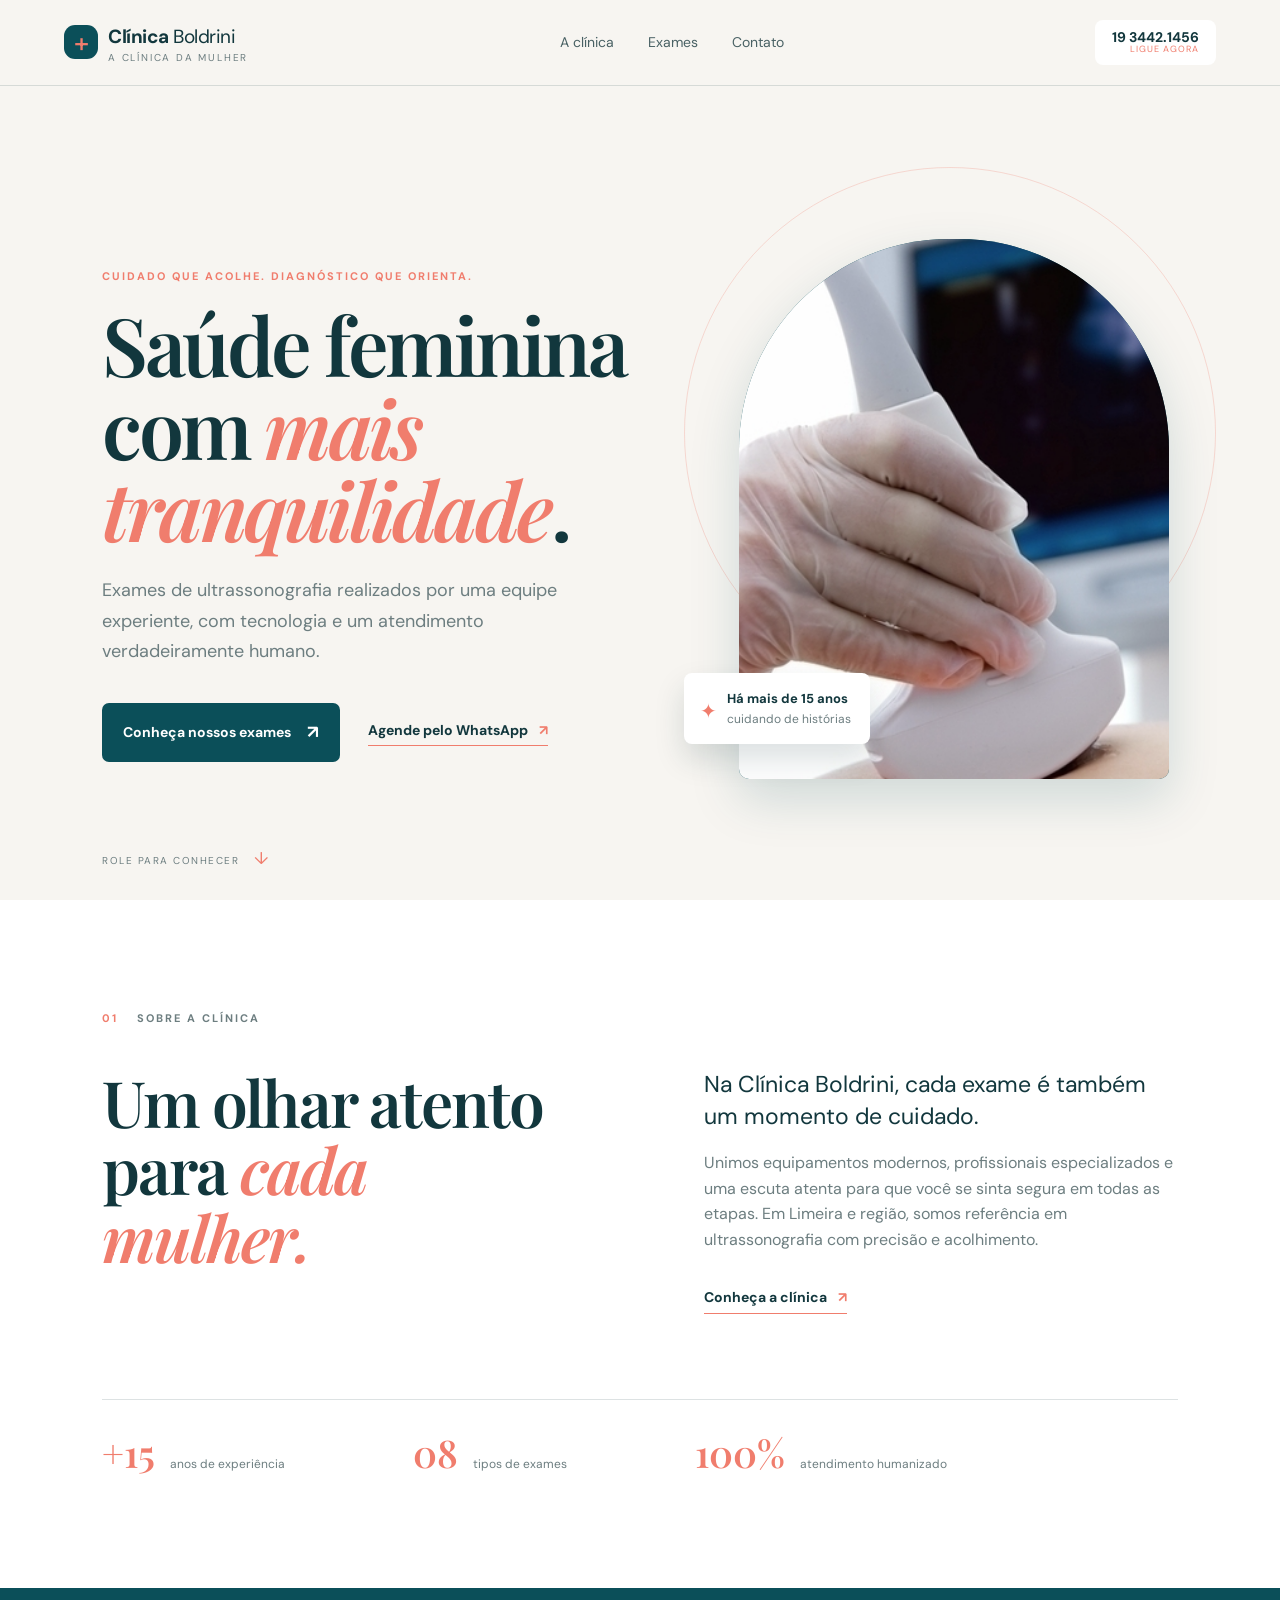
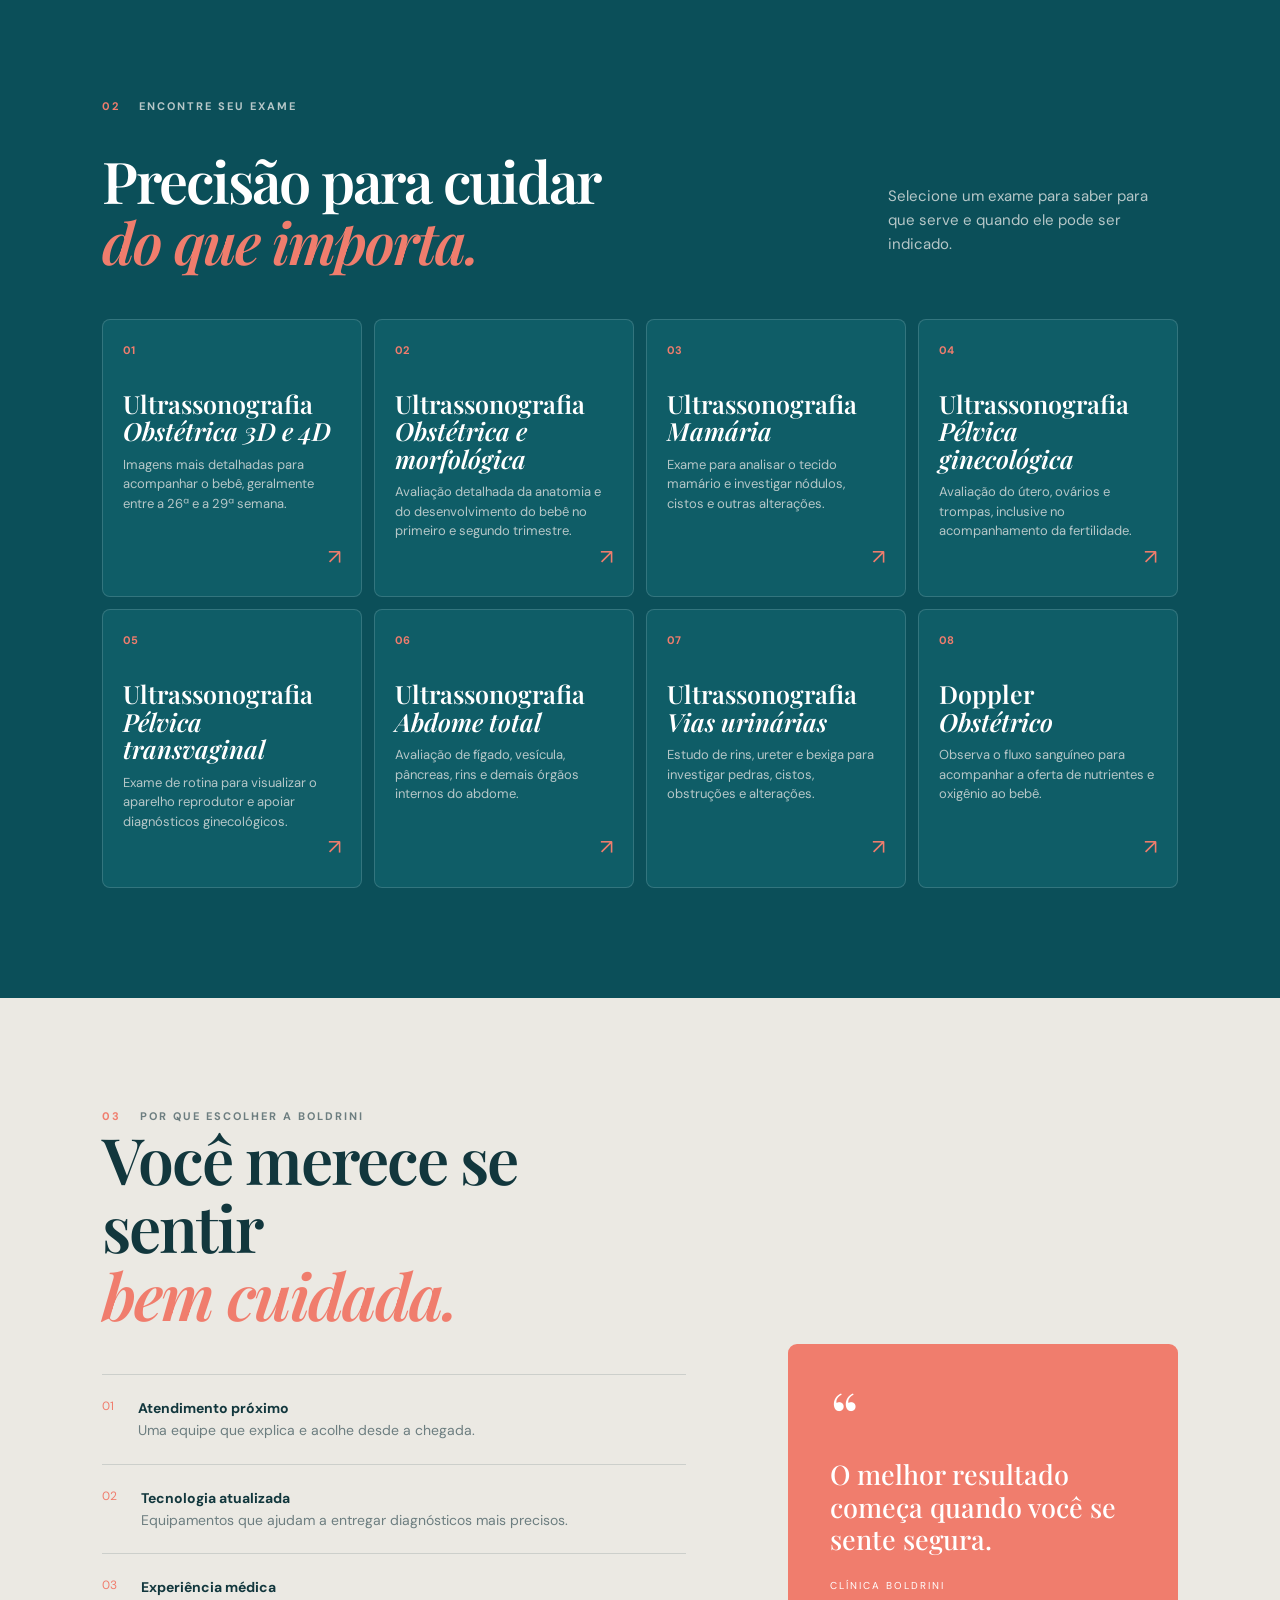
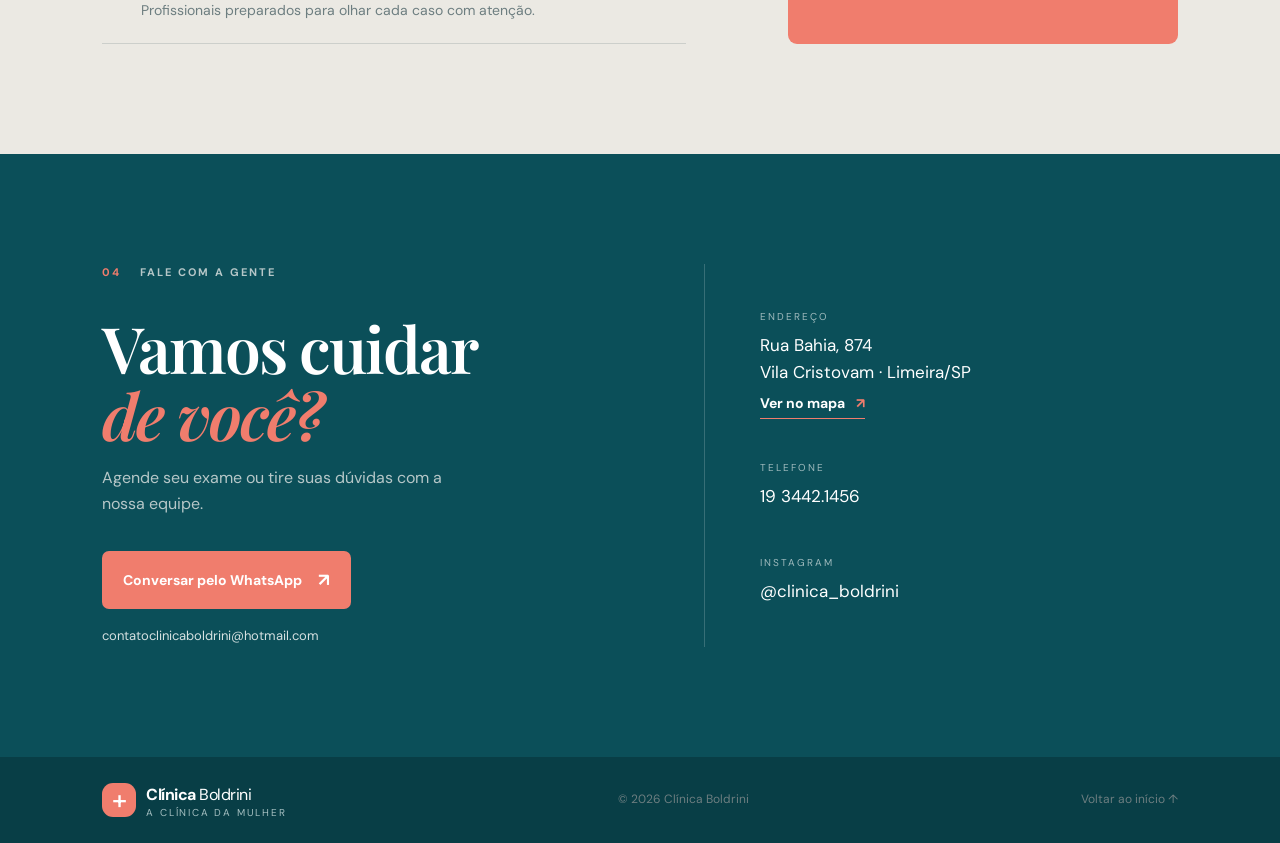
<file: index.html>
<!doctype html>
<html lang="pt-BR">
<head>
  <meta charset="UTF-8" />
  <meta name="viewport" content="width=device-width, initial-scale=1.0" />
  <meta name="description" content="Clínica Boldrini: ultrassonografias e exames para cuidar da saúde da mulher em Limeira." />
  <title>Clínica Boldrini | A Clínica da Mulher</title>
  <link rel="icon" type="image/svg+xml" href="data:image/svg+xml,%3Csvg xmlns='http://www.w3.org/2000/svg' viewBox='0 0 64 64'%3E%3Crect width='64' height='64' rx='18' fill='%230b4f59'/%3E%3Cpath d='M32 49V17M22 27h20' stroke='%23f07d6d' stroke-width='6' stroke-linecap='round'/%3E%3C/svg%3E" />
  <link rel="preconnect" href="https://fonts.googleapis.com">
  <link rel="preconnect" href="https://fonts.gstatic.com" crossorigin>
  <link href="https://fonts.googleapis.com/css2?family=DM+Sans:wght@400;500;600;700&family=Playfair+Display:wght@500;600;700&display=swap" rel="stylesheet">
  <style>
:root{--ink:#12373d;--teal:#0b4f59;--coral:#f07d6d;--cream:#f7f5f1;--muted:#6d7e80;--line:rgba(18,55,61,.14);--serif:'Playfair Display',Georgia,serif;--sans:'DM Sans',Arial,sans-serif}*{box-sizing:border-box}html{scroll-behavior:smooth}body{margin:0;color:var(--ink);font:16px/1.6 var(--sans);background:var(--cream)}a{color:inherit;text-decoration:none}.topbar{height:86px;display:flex;align-items:center;justify-content:space-between;padding:0 clamp(20px,5vw,80px);background:var(--cream);position:sticky;top:0;z-index:10;border-bottom:1px solid var(--line)}.brand{display:flex;align-items:center;gap:10px;font-size:19px;letter-spacing:-.5px}.brand strong{font-weight:700}.brand small{display:block;font-size:10px;text-transform:uppercase;letter-spacing:1.8px;color:var(--muted);line-height:1}.brand-mark{width:34px;height:34px;border-radius:11px;background:var(--teal);color:var(--coral);display:grid;place-items:center;font-size:27px;font-weight:500;line-height:1}.nav{display:flex;gap:34px;font-size:14px;color:#496164}.nav a:hover,.text-link:hover,.arrow-link:hover{color:var(--coral)}.phone{background:white;padding:10px 17px;border-radius:8px;display:flex;flex-direction:column;line-height:1.1;text-align:right}.phone span{font-size:14px;font-weight:700}.phone small{text-transform:uppercase;letter-spacing:1px;font-size:9px;color:var(--coral)}.menu{display:none;border:0;background:none;font-size:25px;color:var(--teal)}.hero{min-height:calc(100vh - 86px);padding:clamp(52px,8vw,110px) clamp(20px,8vw,125px) 70px;display:grid;grid-template-columns:1fr .82fr;gap:8vw;align-items:center;position:relative;overflow:hidden}.hero:before{content:'';position:absolute;width:530px;height:530px;border:1px solid rgba(240,125,109,.25);border-radius:50%;right:5%;top:10%;z-index:-1}.hero-content{max-width:660px}.eyebrow,.section-kicker{text-transform:uppercase;letter-spacing:2px;color:var(--coral);font-size:11px;font-weight:700}.hero h1{font:600 clamp(49px,6.3vw,88px)/1.02 var(--serif);letter-spacing:-3.5px;margin:18px 0 25px}.hero h1 em,h2 em{font-style:italic;color:var(--coral)}.hero-text{max-width:480px;font-size:18px;color:var(--muted);line-height:1.7}.actions{display:flex;gap:28px;align-items:center;margin-top:36px}.btn{display:inline-flex;align-items:center;gap:16px;border-radius:7px;padding:15px 21px;font-size:14px;font-weight:700;transition:.2s}.btn span{font-size:18px}.primary{background:var(--teal);color:white}.primary:hover{background:#083d45;transform:translateY(-2px)}.text-link,.arrow-link{font-size:14px;font-weight:700;border-bottom:1px solid var(--coral);padding-bottom:4px}.text-link span,.arrow-link span{color:var(--coral);margin-left:8px}.hero-visual{position:relative;max-width:430px}.photo-card{height:540px;border-radius:210px 210px 10px 10px;overflow:hidden;background:var(--teal);box-shadow:0 20px 50px rgba(11,79,89,.17)}.photo-card img{width:100%;height:100%;object-fit:cover;filter:saturate(.8)}.float-note{position:absolute;bottom:35px;left:-55px;background:white;border-radius:8px;padding:16px 19px 15px 43px;box-shadow:0 15px 30px rgba(18,55,61,.15);font-size:13px}.float-note strong,.float-note small{display:block}.float-note small{color:var(--muted);font-size:12px}.spark{position:absolute;left:16px;top:22px;color:var(--coral);font-size:20px}.scroll-cue{position:absolute;bottom:28px;left:clamp(20px,8vw,125px);font-size:10px;text-transform:uppercase;letter-spacing:1.5px;color:var(--muted)}.scroll-cue span{font-size:17px;color:var(--coral);margin-left:10px}.section{padding:110px clamp(20px,8vw,125px)}.section-kicker span{color:var(--muted);margin-left:14px}.intro{background:white}.intro-grid{display:grid;grid-template-columns:1fr 1fr;gap:10vw;margin-top:40px}.intro h2,.trust h2,.contact h2{font:600 clamp(39px,5vw,68px)/1.06 var(--serif);letter-spacing:-2px;margin:0}.lead{font-size:23px;line-height:1.4;margin:0 0 18px}.intro-grid p:not(.lead){color:var(--muted);max-width:530px}.arrow-link{display:inline-block;margin-top:18px}.stats{display:flex;border-top:1px solid var(--line);margin-top:85px;padding-top:27px;gap:10vw}.stats div{display:flex;gap:15px;align-items:baseline}.stats strong{font:600 38px var(--serif);color:var(--coral)}.stats span{font-size:12px;color:var(--muted)}.exams{background:var(--teal);color:white}.light span{color:#b6c7c8}.exam-head{display:flex;justify-content:space-between;align-items:end;margin:35px 0 48px}.exam-head h2{font:600 clamp(40px,4.5vw,64px)/1.05 var(--serif);letter-spacing:-2px;margin:0}.exam-head p{max-width:290px;color:#b6c7c8;font-size:15px}.exam-grid{display:grid;grid-template-columns:repeat(4,1fr);gap:12px}.exam-card{background:#0f5d67;border:1px solid rgba(255,255,255,.15);border-radius:8px;padding:22px 20px;min-height:210px;display:flex;flex-direction:column;transition:.25s}.exam-card:hover,.exam-card.open{background:white;color:var(--ink);transform:translateY(-5px)}.exam-num{color:var(--coral);font-size:11px;font-weight:700}.exam-card h3{font:600 25px/1.1 var(--serif);margin:30px 0 10px}.exam-card p{color:#b6c7c8;font-size:13px;line-height:1.5;margin:0}.exam-card:hover p,.exam-card.open p{color:var(--muted)}.exam-more{margin-top:auto;text-align:right;color:var(--coral);font-size:21px}.trust{display:grid;grid-template-columns:1.2fr .8fr;gap:8vw;background:#ebe9e3}.trust-list{margin-top:45px;border-top:1px solid var(--line)}.trust-list div{display:flex;gap:24px;padding:22px 0;border-bottom:1px solid var(--line)}.trust-list span{font-size:12px;color:var(--coral)}.trust-list p{margin:0;color:var(--muted);font-size:14px}.trust-list strong{color:var(--ink)}.quote{background:var(--coral);color:white;padding:50px 42px;align-self:end;min-height:300px;border-radius:9px;display:flex;flex-direction:column;justify-content:space-between}.quote>span{font:70px var(--serif);line-height:.6}.quote p{font:500 27px/1.2 var(--serif);margin:0}.quote small{text-transform:uppercase;font-size:10px;letter-spacing:2px}.contact{background:var(--teal);color:white;display:grid;grid-template-columns:1fr 1fr;gap:10vw}.contact h2{margin-top:32px}.contact-copy>p{color:#b6c7c8;max-width:350px}.contact-actions{margin-top:34px}.coral{background:var(--coral);color:white}.coral:hover{background:#e36b5c;transform:translateY(-2px)}.mail{display:block;font-size:13px;margin-top:17px;color:#d6e1e1}.contact-info{border-left:1px solid rgba(255,255,255,.18);padding-left:55px;display:flex;flex-direction:column;justify-content:center;gap:34px}.contact-info small{text-transform:uppercase;letter-spacing:2px;color:#9fbabd;font-size:10px}.contact-info p{margin:4px 0;color:white;font-size:17px}.contact-info a:hover{color:var(--coral)}.light-link{color:white;border-color:var(--coral);margin-top:0}footer{padding:25px clamp(20px,8vw,125px);display:flex;justify-content:space-between;align-items:center;font-size:12px;color:var(--muted);background:#083e46}.footer-brand{color:white;font-size:16px}.footer-brand .brand-mark{background:var(--coral);color:white}.footer-brand small{color:#a4bec0}.footer a:last-child:hover{color:var(--coral)}
@media(max-width:800px){.topbar{height:72px}.nav{display:none;position:absolute;top:72px;left:0;right:0;background:white;padding:20px;flex-direction:column;gap:16px;border-bottom:1px solid var(--line);box-shadow:0 10px 20px rgba(18,55,61,.08)}.nav.show{display:flex}.phone{display:none}.menu{display:block}.hero{grid-template-columns:1fr;padding-top:60px;gap:50px}.hero h1{letter-spacing:-2px}.hero-visual{width:78%;justify-self:end}.photo-card{height:420px}.float-note{left:-25px}.scroll-cue{display:none}.section{padding:75px 20px}.intro-grid,.trust,.contact{grid-template-columns:1fr;gap:48px}.stats{gap:20px;justify-content:space-between;margin-top:55px}.stats div{display:block}.stats strong{display:block}.exam-head{display:block;margin-bottom:30px}.exam-grid{grid-template-columns:1fr 1fr}.exam-card{min-height:185px}.exam-card h3{font-size:21px;margin-top:22px}.contact-info{border-left:0;border-top:1px solid rgba(255,255,255,.18);padding:35px 0 0}.quote{min-height:240px}.hero:before{width:340px;height:340px;right:-100px;top:50%}footer{gap:18px;flex-wrap:wrap}.footer-brand{width:100%}}
@media(max-width:470px){.hero h1{font-size:47px}.actions{align-items:flex-start;flex-direction:column;gap:20px}.exam-grid{grid-template-columns:1fr}.stats{gap:8px}.stats strong{font-size:31px}.stats span{font-size:11px}.quote{padding:35px 28px}.quote p{font-size:24px}}

</style>
</head>
<body>
  <header class="topbar">
    <a class="brand" href="#inicio" aria-label="Clínica Boldrini, início"><span class="brand-mark">+</span><span><strong>Clínica</strong> Boldrini<small>A clínica da mulher</small></span></a>
    <nav class="nav" aria-label="Navegação principal"><a href="#clinica">A clínica</a><a href="#exames">Exames</a><a href="#contato">Contato</a></nav>
    <a class="phone" href="tel:1934421456"><span>19 3442.1456</span><small>Ligue agora</small></a>
    <button class="menu" aria-label="Abrir menu" aria-expanded="false">☰</button>
  </header>

  <main>
    <section class="hero" id="inicio">
      <div class="hero-content"><p class="eyebrow">Cuidado que acolhe. Diagnóstico que orienta.</p><h1>Saúde feminina com <em>mais tranquilidade</em>.</h1><p class="hero-text">Exames de ultrassonografia realizados por uma equipe experiente, com tecnologia e um atendimento verdadeiramente humano.</p><div class="actions"><a class="btn primary" href="#exames">Conheça nossos exames <span>↗</span></a><a class="text-link" href="https://wa.me/551934421456" target="_blank" rel="noreferrer">Agende pelo WhatsApp <span>↗</span></a></div></div>
      <div class="hero-visual"><div class="photo-card"><img src="[data-uri]" alt="Exame de ultrassonografia" /></div><div class="float-note"><span class="spark">✦</span><strong>Há mais de 15 anos</strong><small>cuidando de histórias</small></div></div>
      <div class="scroll-cue">role para conhecer <span>↓</span></div>
    </section>

    <section class="intro section" id="clinica"><div class="section-kicker">01 <span>sobre a clínica</span></div><div class="intro-grid"><div><h2>Um olhar atento para <em>cada mulher.</em></h2></div><div><p class="lead">Na Clínica Boldrini, cada exame é também um momento de cuidado.</p><p>Unimos equipamentos modernos, profissionais especializados e uma escuta atenta para que você se sinta segura em todas as etapas. Em Limeira e região, somos referência em ultrassonografia com precisão e acolhimento.</p><a class="arrow-link" href="#contato">Conheça a clínica <span>↗</span></a></div></div><div class="stats"><div><strong>+15</strong><span>anos de experiência</span></div><div><strong>08</strong><span>tipos de exames</span></div><div><strong>100%</strong><span>atendimento humanizado</span></div></div></section>

    <section class="exams section" id="exames"><div class="section-kicker light">02 <span>encontre seu exame</span></div><div class="exam-head"><h2>Precisão para cuidar<br /><em>do que importa.</em></h2><p>Selecione um exame para saber para que serve e quando ele pode ser indicado.</p></div><div class="exam-grid" id="examGrid"></div></section>

    <section class="trust section"><div class="trust-card"><div class="section-kicker">03 <span>por que escolher a Boldrini</span></div><h2>Você merece se sentir<br /><em>bem cuidada.</em></h2><div class="trust-list"><div><span>01</span><p><strong>Atendimento próximo</strong><br />Uma equipe que explica e acolhe desde a chegada.</p></div><div><span>02</span><p><strong>Tecnologia atualizada</strong><br />Equipamentos que ajudam a entregar diagnósticos mais precisos.</p></div><div><span>03</span><p><strong>Experiência médica</strong><br />Profissionais preparados para olhar cada caso com atenção.</p></div></div></div><div class="quote"><span>“</span><p>O melhor resultado começa quando você se sente segura.</p><small>Clínica Boldrini</small></div></section>

    <section class="contact section" id="contato"><div class="contact-copy"><div class="section-kicker light">04 <span>fale com a gente</span></div><h2>Vamos cuidar<br /><em>de você?</em></h2><p>Agende seu exame ou tire suas dúvidas com a nossa equipe.</p><div class="contact-actions"><a class="btn coral" href="https://wa.me/551934421456" target="_blank" rel="noreferrer">Conversar pelo WhatsApp <span>↗</span></a><a class="mail" href="mailto:contatoclinicaboldrini@hotmail.com">contatoclinicaboldrini@hotmail.com</a></div></div><div class="contact-info"><div><small>Endereço</small><p>Rua Bahia, 874<br />Vila Cristovam · Limeira/SP</p><a href="https://maps.google.com/?q=Rua+Bahia+874+Limeira" target="_blank" rel="noreferrer" class="arrow-link light-link">Ver no mapa <span>↗</span></a></div><div><small>Telefone</small><p><a href="tel:1934421456">19 3442.1456</a></p></div><div><small>Instagram</small><p><a href="https://instagram.com/clinica_boldrini" target="_blank" rel="noreferrer">@clinica_boldrini</a></p></div></div></section>
  </main>
  <footer><a class="brand footer-brand" href="#inicio"><span class="brand-mark">+</span><span><strong>Clínica</strong> Boldrini<small>A clínica da mulher</small></span></a><span>© 2026 Clínica Boldrini</span><a href="#inicio">Voltar ao início ↑</a></footer>
  <script>
const exams=[['01','Ultrassonografia','Obstétrica 3D e 4D','Imagens mais detalhadas para acompanhar o bebê, geralmente entre a 26ª e a 29ª semana.'],['02','Ultrassonografia','Obstétrica e morfológica','Avaliação detalhada da anatomia e do desenvolvimento do bebê no primeiro e segundo trimestre.'],['03','Ultrassonografia','Mamária','Exame para analisar o tecido mamário e investigar nódulos, cistos e outras alterações.'],['04','Ultrassonografia','Pélvica ginecológica','Avaliação do útero, ovários e trompas, inclusive no acompanhamento da fertilidade.'],['05','Ultrassonografia','Pélvica transvaginal','Exame de rotina para visualizar o aparelho reprodutor e apoiar diagnósticos ginecológicos.'],['06','Ultrassonografia','Abdome total','Avaliação de fígado, vesícula, pâncreas, rins e demais órgãos internos do abdome.'],['07','Ultrassonografia','Vias urinárias','Estudo de rins, ureter e bexiga para investigar pedras, cistos, obstruções e alterações.'],['08','Doppler','Obstétrico','Observa o fluxo sanguíneo para acompanhar a oferta de nutrientes e oxigênio ao bebê.']];
const grid=document.querySelector('#examGrid');grid.innerHTML=exams.map((e,i)=>`<article class="exam-card" tabindex="0"><span class="exam-num">${e[0]}</span><h3>${e[1]}<br><em>${e[2]}</em></h3><p>${e[3]}</p><span class="exam-more">↗</span></article>`).join('');
document.querySelectorAll('.exam-card').forEach(card=>{card.addEventListener('click',()=>card.classList.toggle('open'));card.addEventListener('keydown',e=>{if(e.key==='Enter'||e.key===' '){e.preventDefault();card.classList.toggle('open')}})});
const menu=document.querySelector('.menu'),nav=document.querySelector('.nav');menu.addEventListener('click',()=>{const open=menu.getAttribute('aria-expanded')==='true';menu.setAttribute('aria-expanded',String(!open));nav.classList.toggle('show')});nav.addEventListener('click',()=>{menu.setAttribute('aria-expanded','false');nav.classList.remove('show')});

</script>
</body></html>
</file>
